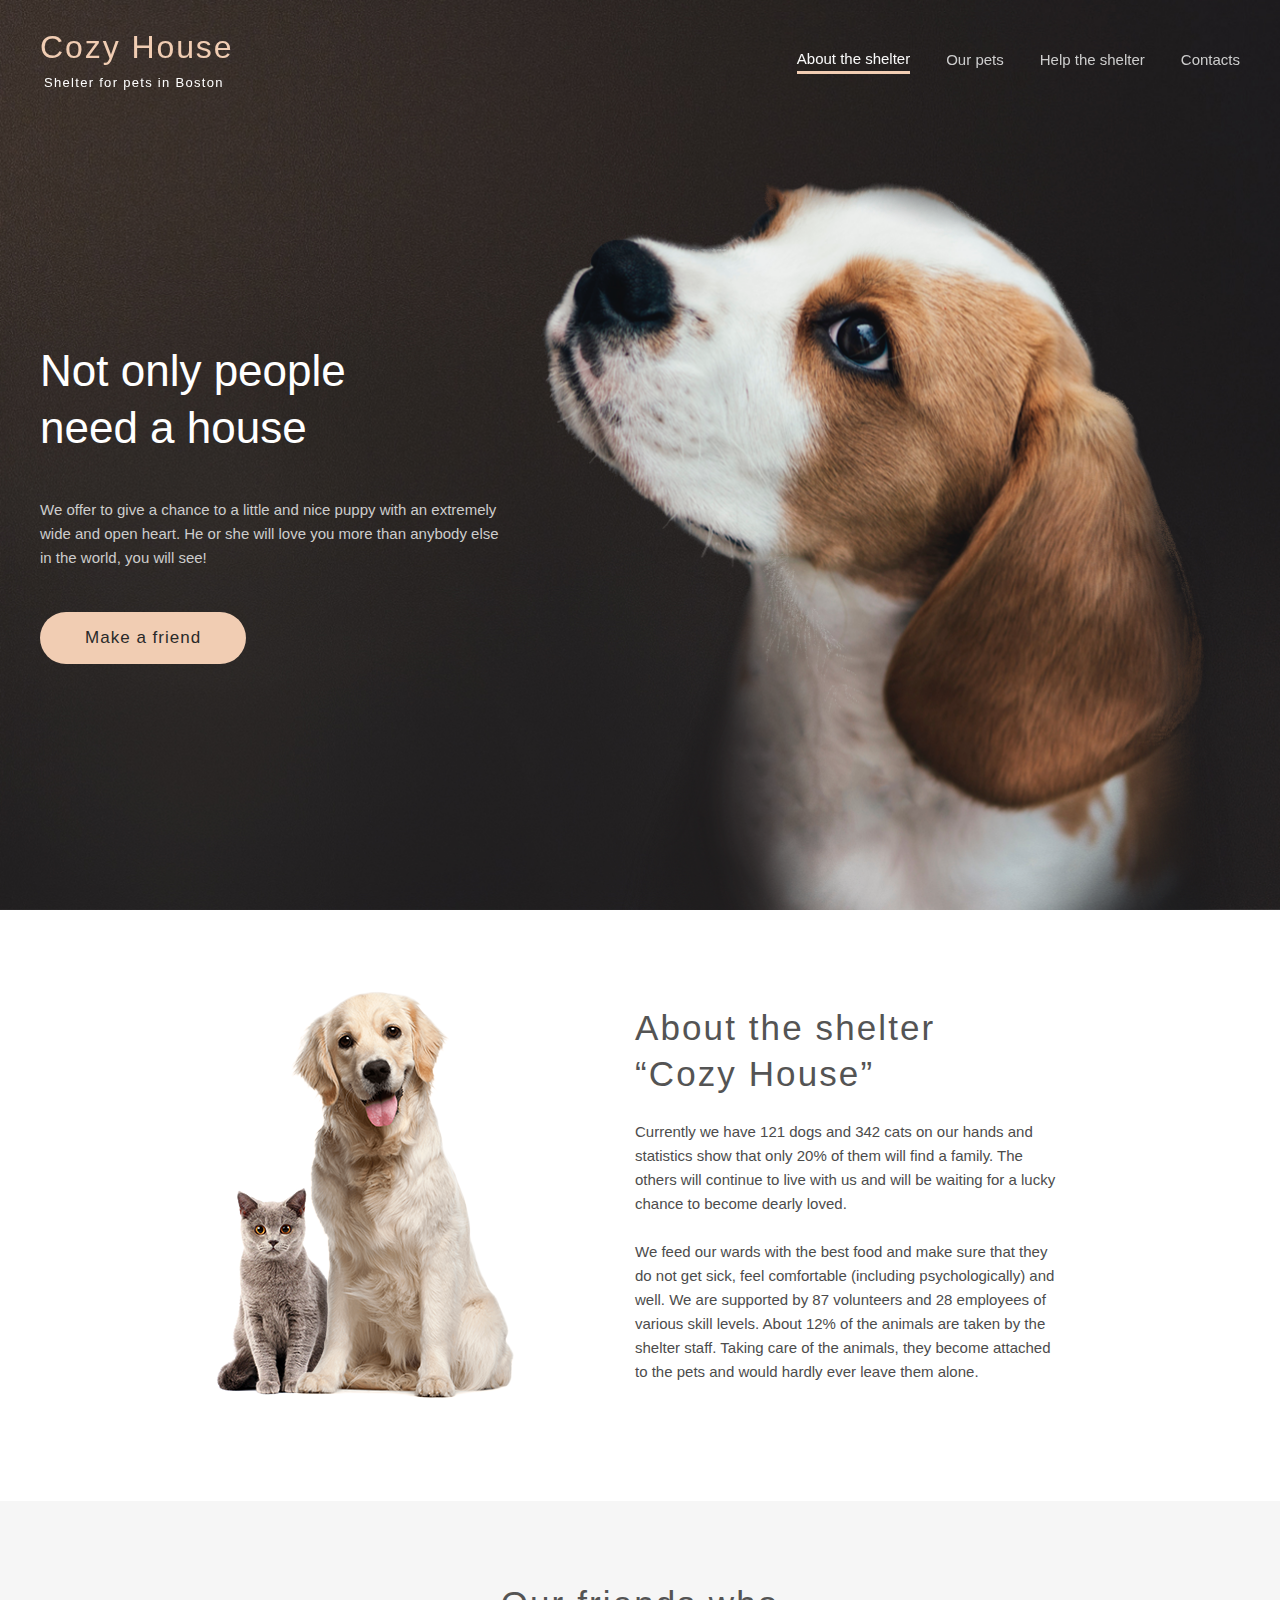
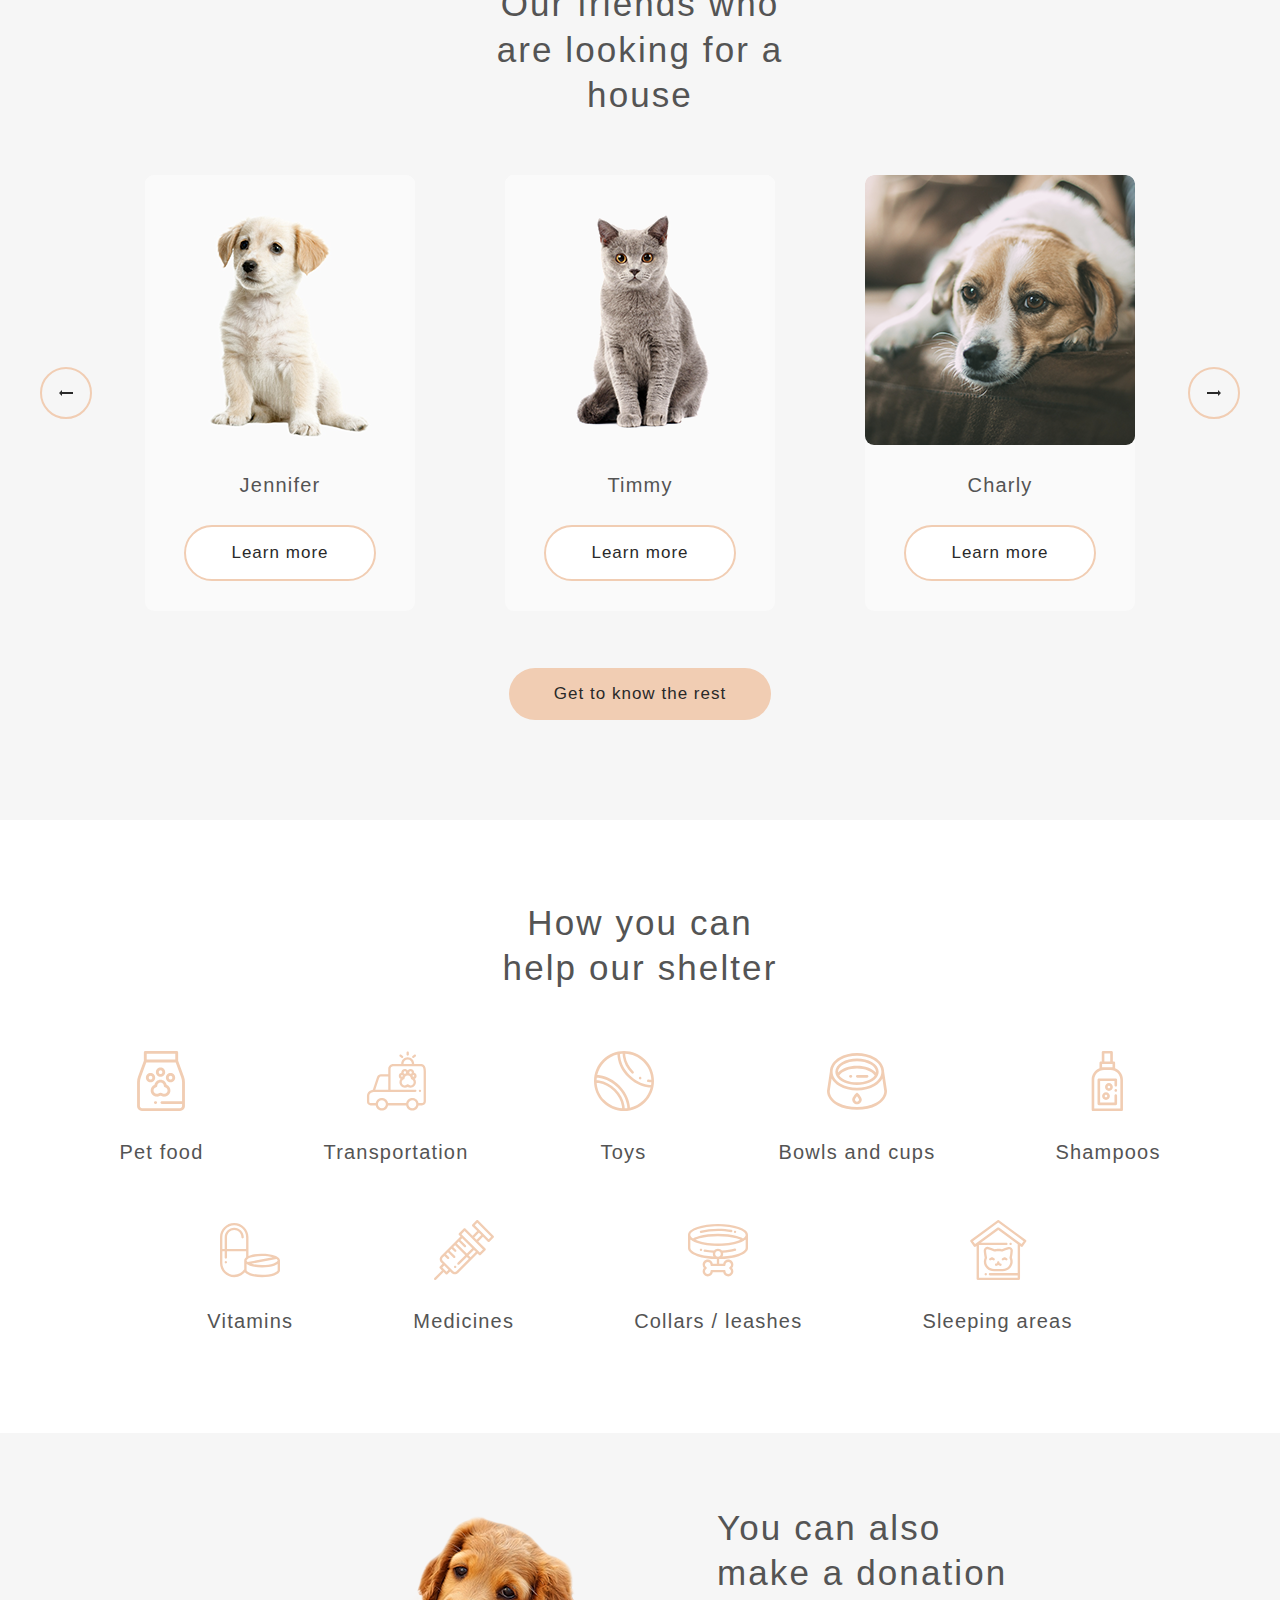
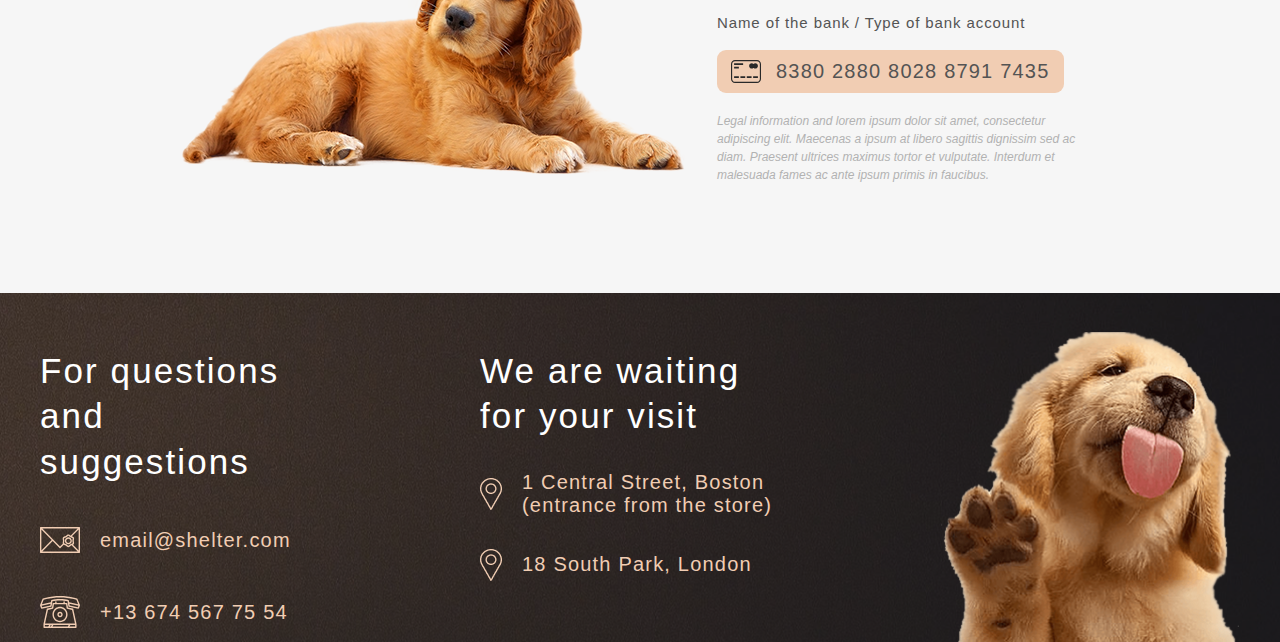
<file: index.html>
<!DOCTYPE html>
<html lang="en">

<head>
  <meta charset="UTF-8">
  <meta http-equiv="X-UA-Compatible" content="IE=edge">
  <meta name="viewport" content="width=device-width, initial-scale=1.0">
  <meta name="msapplication-TileColor" content="#da532c">
  <meta name="theme-color" content="#ffffff">
  <title>Cozy House | Shelter for pets in Boston</title>

  <!-- Favicons -->
  <link rel="apple-touch-icon" sizes="180x180" href="./apple-touch-icon.png">
  <link rel="icon" type="image/png" sizes="32x32" href="./favicon-32x32.png">
  <link rel="icon" type="image/png" sizes="16x16" href="./favicon-16x16.png">
  <link rel="manifest" href="./site.webmanifest">
  <link rel="mask-icon" href="./safari-pinned-tab.svg" color="#5bbad5">

  <!-- Main CSS File -->
  <link rel="stylesheet" href="./assets/css/style.css">
</head>

<body>
  <!-- ======= Header ======= -->
  <header class="container-fluid header fix-block" id="header-main">
    <div class="container navbar">
      <!-- Start Logo -->
      <a href="#!" class="logo">
        <span class="logo-title">Cozy House</span>
        <span class="logo-subtitle">Shelter for pets in Boston</span>
      </a><!-- End Logo -->

       <!-- Start Header Nav -->
      <nav class="nav">
        <ul class="nav-menu hidden" id="nav-menu">
          <li class="nav-menu__item nav-menu__item-active">About the shelter</li>
          <li class="nav-menu__item"><a class="nav-link paragraph-l" href="./pets.html">Our pets</a></li>
          <li class="nav-menu__item"><a class="nav-link paragraph-l" href="#help">Help the shelter</a></li>
          <li class="nav-menu__item"><a class="nav-link paragraph-l" href="#contacts">Contacts</a></li>
        </ul>
      </nav><!-- End Header Nav -->
      <div class="toggle" id="nav-toggle">
        <div class="line1"></div>
        <div class="line2"></div>
        <div class="line3"></div>
      </div>
    </div>
  </header>

  <main class="main">

    <!-- Start Start Screen -->
    <section class="start-screen">
      <div class="container start-screen__wrapper">
        <div class="row">
          <div class="col-12 col-md-12 col-xl-5 start-screen__content-wrapper">
            <h1 class="heading heading__h2 start-screen__heading">Not only people need a house</h1>
            <p class="paragraph paragraph-l start-screen__description">
              We offer to give a chance to a little and nice puppy with an extremely wide and open heart. He or she will love you more than anybody else in the world, you will see!
            </p>
            <a href="#pets" class="btn btn-primary start-screen__btn">Make a friend</a>
          </div>
          <div class="col-12 col-md-12 col-xl-7 start-screen__puppy">
            <img src="./assets/img/start-screen-puppy.png" alt="Puppy">
          </div>
        </div>
      </div>
    </section><!-- End Start Screen -->

    <!-- Start About -->
    <section class="about" id="about">
    <div class="container">
      <div class="row about__wrapper">
        <div class="col-12 col-xl-6 about__pets">
          <img src="./assets/img/about-pets.png" alt="About pets">
        </div>
        <div class="col-12 col-xl-6 about__content">
          <h2 class="heading heading__h3 about__heading">About the shelter “Cozy House”</h2>
          <p class="paragraph paragraph-l">
            Currently we have 121 dogs and 342 cats on our hands and statistics show that only 20% of them will find a family. The others will continue to live with us and will be waiting for a lucky chance to become dearly loved.
          </p>
          <p class="paragraph paragraph-l">
            We feed our wards with the best food and make sure that they do not get sick, feel comfortable (including psychologically) and well. We are supported by 87 volunteers and 28 employees of various skill levels. About 12% of the animals are taken by the shelter staff. Taking care of the animals, they become attached to the pets and would hardly ever leave them alone.
          </p>
        </div>
      </div>
    </div>
  </section><!-- End About -->

  <!-- Start Our Friends -->
  <section class="pets" id="pets">
    <div class="container">
      <div class="row pets__wrapper">
        <div class="col-12">
          <h2 class="heading heading__h3 pets__heading">Our friends who
            are&nbsp;looking for a house</h2>
        </div>

        <div class="col-12 pets__slider">
          <div class="pets__slider__wrapper">
            <div class="track">
            </div>
          </div>

          <div class="slider-control-left">
            <button class="btn-rounded btn-rounded-prev" id="sliderBtnLeft" title="Previous"></button>
          </div>
          <div class="slider-control-right">
            <button class="btn-rounded btn-rounded-next" id="sliderBtnRight" title="Next"></button>
          </div>
        </div>

        <div class="col-12 pets__rest-button">
          <a class="btn btn-primary" href="./pets.html">Get to know the rest</a>
        </div>
      </div>

    </div>
  </section><!-- End Our Friends -->

  <!-- Start Help -->
  <section class="help" id="help">
  <div class="container help__wrapper">
    <h2 class="heading heading__h3 help__heading">How you can help
      our shelter</h2>
    <div class="help__list">
      <div class="row first-row">
        <div class="col help__list__item">
          <img src="./assets/img/icons/icon-pet-food.svg" alt="Pet food">
          <h3 class="heading heading__h4">Pet&nbsp;food</h3>
        </div>
        <div class="col help__list__item">
          <img src="./assets/img/icons/icon-transportation.svg" alt="Transportation">
          <h3 class="heading heading__h4">Transportation</h3>
        </div>
        <div class="col help__list__item">
          <img src="./assets/img/icons/icon-toys.svg" alt="Toys">
          <h3 class="heading heading__h4">Toys</h3>
        </div>
        <div class="col help__list__item">
          <img src="./assets/img/icons/icon-bowls-and-cups.svg" alt="Bowls and cups">
          <h3 class="heading heading__h4">Bowls&nbsp;and&nbsp;cups</h3>
        </div>
        <div class="col help__list__item">
          <img src="./assets/img/icons/icon-shampoos.svg" alt="Shampoos">
          <h3 class="heading heading__h4">Shampoos</h3>
        </div>
        <div class="col help__list__item">
          <img src="./assets/img/icons/icon-vitamins.svg" alt="Vitamins">
          <h3 class="heading heading__h4">Vitamins</h3>
        </div>
        <div class="col help__list__item">
          <img src="./assets/img/icons/icon-medicines.svg" alt="Medicines">
          <h3 class="heading heading__h4">Medicines</h3>
        </div>
        <div class="col help__list__item">
          <img src="./assets/img/icons/icon-collars-leashes.svg" alt="Collars / leashes">
          <h3 class="heading heading__h4">Collars&nbsp;/&nbsp;leashes</h3>
        </div>
        <div class="col help__list__item">
          <img src="./assets/img/icons/icon-sleeping-area.svg" alt="Sleeping areas">
          <h3 class="heading heading__h4">Sleeping&nbsp;areas</h3>
        </div>
      </div>
    </div>
  </div>
</section><!-- End Help -->

  <!-- Start In addition -->
  <section class="donation" id="donation">
    <div class="container">
      <div class="row donation__wrapper">
          <div class="donation-dog">
            <img src="./assets/img/donation-dog.png" alt="Donation dog">
          </div>
          <div class="donation__content">
            <h2 class="heading heading__h3 donation__content__heading">You can also make a donation</h2>
            <h3 class="heading heading__h5 donation__content__subheading">Name of the bank / Type of bank account</h3>
            <div class="credit-card">
              <img src="./assets/img/icons/credit-card.svg" width="30" height="23" alt="Credit card icon">
              <a class="heading heading__h4 card-number" href="#!">8380 2880 8028 8791 7435</a>
            </div>
            <p class="legal-info">Legal information and lorem ipsum dolor sit amet, consectetur adipiscing elit. Maecenas a ipsum at libero sagittis dignissim sed ac diam. Praesent ultrices maximus tortor et vulputate. Interdum et malesuada fames ac ante ipsum primis in faucibus.</p>
          </div>
      </div>
    </div>
  </section><!-- End In addition -->

  <!-- Start Footer -->
  <footer class="footer" id="contacts">
    <div class="container">
      <div class="row footer__wrapper">
        <div class="col contacts">
          <h3 class="contacts__title">For questions and suggestions</h3>
          <a class="contacts__block" href="mailto:email@shelter.com">
            <img src="./assets/img/icons/icon-email.svg" alt="Email" width="40" height="32">
            <span>email@shelter.com</span>
          </a>
          <a class="contacts__block" href="tel:+136745677554">
            <img src="./assets/img/icons/icon-phone.svg" alt="Phone" width="40" height="32">
            <span>+13 674 567 75 54</span>
          </a>
        </div>
        <div class="col addresses">
          <h3 class="contacts__title">We are waiting for your visit</h3>
          <a class="contacts__block" href="https://www.google.com/maps/search/?api=1&query=42.3586167751693%2C-71.06079595985051" target="_blank">
            <img src="./assets/img/icons/icon-marker.png" alt="Address 1" width="22" height="32">
            <span>1 Central Street, Boston (entrance from the store)</span>
          </a>
          <a class="contacts__block" href="https://www.google.com/maps/search/?api=1&query=51.42043241781902%2C-0.20020135767022953" target="_blank">
            <img src="./assets/img/icons/icon-marker.png" alt="Address 2" width="22" height="32">
            <span>18 South Park, London</span>
          </a>
        </div>
        <div class="col footer-puppy">
          <img src="./assets/img/footer-puppy.png" alt="Footer puppy">
        </div>
      </div>
    </div>
  </footer><!-- End Footer  -->

  <div class="overlay" hidden></div>


    <a id="back-to-top" href="#" class="btn-rounded btn-rounded-to-top back-to-top" title="Наверх"></a>
  </main>



  <script type="module" src="./assets/js/main.js"></script>
</body>
</html>
</file>
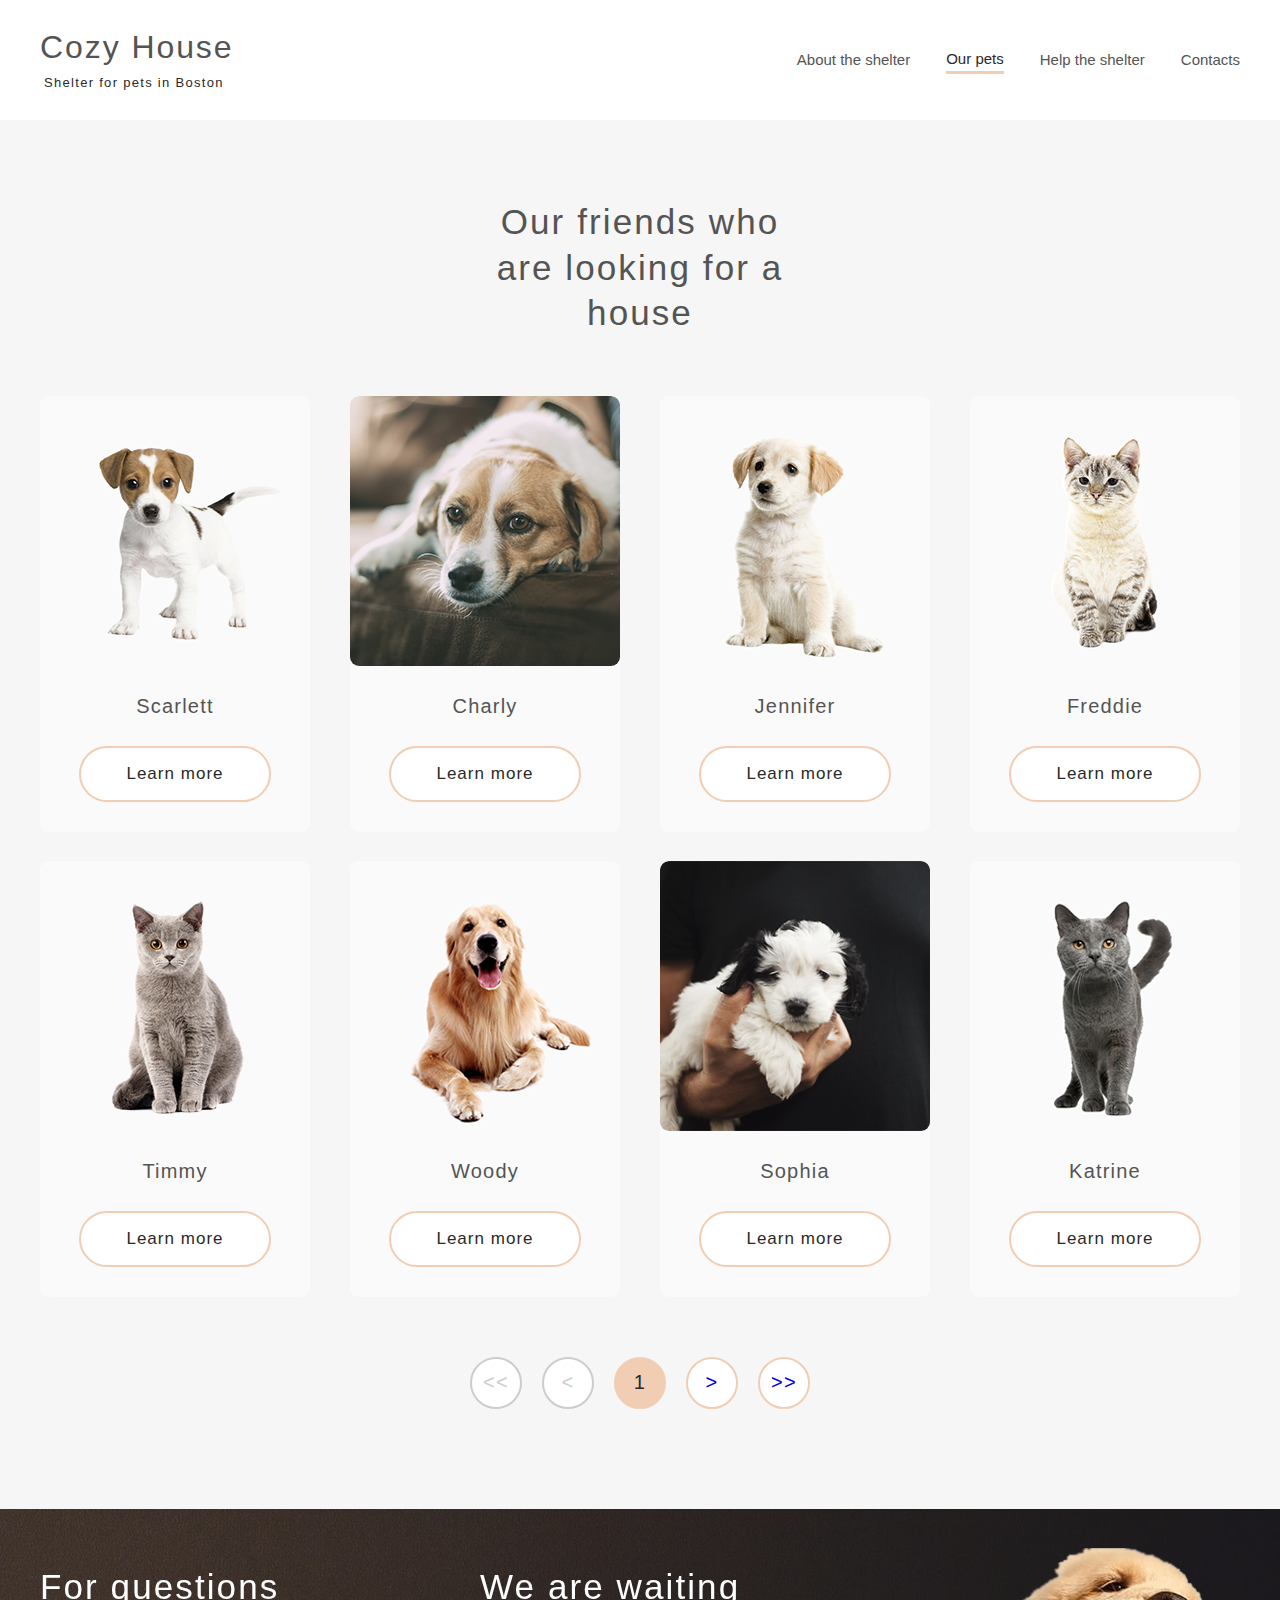
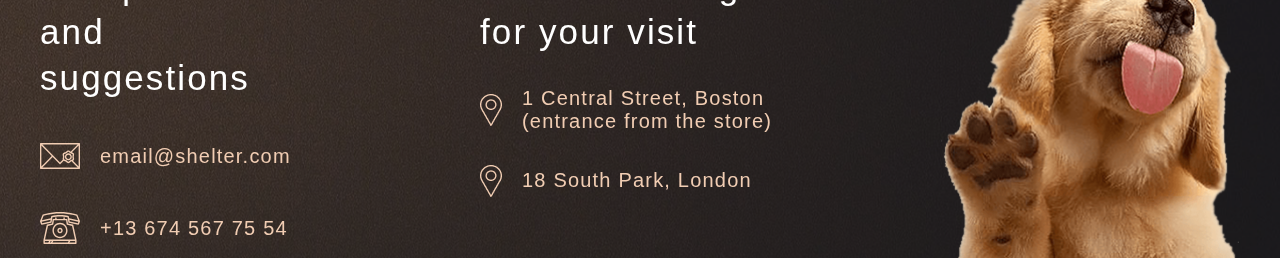
<file: pets.html>
<!DOCTYPE html>
<html lang="en">

<head>
  <meta charset="UTF-8">
  <meta http-equiv="X-UA-Compatible" content="IE=edge">
  <meta name="viewport" content="width=device-width, initial-scale=1.0">
  <meta name="msapplication-TileColor" content="#da532c">
  <meta name="theme-color" content="#ffffff">
  <title>Our friends who are looking for a house | Shelter for pets in Boston</title>

  <!-- Favicons -->
  <link rel="apple-touch-icon" sizes="180x180" href="./apple-touch-icon.png">
  <link rel="icon" type="image/png" sizes="32x32" href="./favicon-32x32.png">
  <link rel="icon" type="image/png" sizes="16x16" href="./favicon-16x16.png">
  <link rel="manifest" href="./site.webmanifest">
  <link rel="mask-icon" href="./safari-pinned-tab.svg" color="#5bbad5">

  <!-- Main CSS File -->
  <link rel="stylesheet" href="./assets/css/style.css">
</head>
<body>
  <!-- ======= Header ======= -->
  <header class="container-fluid pets-header fix-block" id="header-pets">
    <div class="container navbar pets-header__navbar">
       <!-- Start Logo -->
       <a href="./" class="logo">
        <span class="logo-title">Cozy House</span>
        <span class="logo-subtitle">Shelter for pets in Boston</span>
      </a><!-- End Logo -->

      <!-- Start Header Nav -->
      <nav class="nav">
        <ul class="nav-menu hidden" id="nav-menu">
          <li class="nav-menu__item"><a class="nav-link paragraph-l" href="./#about">About the shelter</a></li>
          <li class="nav-menu__item nav-menu__item-active">Our pets</li>
          <li class="nav-menu__item"><a class="nav-link paragraph-l" href="./#help">Help the shelter</a></li>
          <li class="nav-menu__item"><a class="nav-link paragraph-l" href="#contacts">Contacts</a></li>
        </ul>
      </nav><!-- End Header Nav -->
      <div class="toggle" id="nav-toggle">
        <div class="line1"></div>
        <div class="line2"></div>
        <div class="line3"></div>
      </div>
    </div>
  </header>

  <main class="pets-main">

  <!-- Start Pets -->
    <section class="pets-pets">
      <div class="container pets-pets__wrapper">
        <h1 class="heading heading__h3 pets-pets-heading">Our friends who
          are&nbsp;looking for a house</h1>

          <div class="row pets__slider__wrapper">
          </div>

          <ul class="pagination">
            <li class="btn-rounded btn-rounded-inactive" id="pagination-first" title="To the first"><a href="#!" class="pagination-link">&lt;&lt;</a></li>
            <li class="btn-rounded btn-rounded-inactive" id="pagination-prev" title="Previous"><a href="#!" class="pagination-link">&lt;</a></li>
            <li class="btn-rounded btn-rounded-active" id="pagination-active">1</li>
            <li class="btn-rounded" title="Next" id="pagination-next"><a href="#!" class="pagination-link">&gt;</a></li>
            <li class="btn-rounded" title="To the last" id="pagination-last"><a href="#!" class="pagination-link">&gt;&gt;</a></li>
          </ul>
      </div>
    </section><!-- End Pets -->

    <a id="back-to-top" href="#" class="btn-rounded btn-rounded-to-top back-to-top" title="Наверх"></a>
  </main>

    <!-- Start Footer -->
    <footer class="footer" id="contacts">
      <div class="container">
        <div class="row footer__wrapper">
          <div class="col contacts">
            <h3 class="contacts__title">For questions and suggestions</h3>
            <a class="contacts__block" href="mailto:email@shelter.com">
              <img src="./assets/img/icons/icon-email.svg" alt="Email" width="40" height="32">
              <span>email@shelter.com</span>
            </a>
            <a class="contacts__block" href="tel:+136745677554">
              <img src="./assets/img/icons/icon-phone.svg" alt="Phone" width="40" height="32">
              <span>+13 674 567 75 54</span>
            </a>
          </div>
          <div class="col addresses">
            <h3 class="contacts__title">We are waiting for your visit</h3>
            <a class="contacts__block" href="https://www.google.com/maps/search/?api=1&query=42.3586167751693%2C-71.06079595985051" target="_blank">
              <img src="./assets/img/icons/icon-marker.png" alt="Address 1" width="22" height="32">
              <span>1 Central Street, Boston (entrance from the store)</span>
            </a>
            <a class="contacts__block" href="https://www.google.com/maps/search/?api=1&query=51.42043241781902%2C-0.20020135767022953" target="_blank">
              <img src="./assets/img/icons/icon-marker.png" alt="Address 2" width="22" height="32">
              <span>18 South Park, London</span>
            </a>
          </div>
          <div class="col footer-puppy">
            <img src="./assets/img/footer-puppy.png" alt="Footer puppy">
          </div>
        </div>
      </div>
    </footer><!-- End Footer  -->

    <div class="overlay" hidden></div>

  <script type="module" src="./assets/js/pets.js"></script>
</body>
</html>
</file>
<file: assets/css/style.css>
/*! normalize.css v8.0.1 | MIT License | github.com/necolas/normalize.css */
/* Document
   ========================================================================== */
/**
 * 1. Correct the line height in all browsers.
 * 2. Prevent adjustments of font size after orientation changes in iOS.
 */
html {
  line-height: 1.15; /* 1 */
  -webkit-text-size-adjust: 100%; /* 2 */
}

/* Sections
   ========================================================================== */
/**
 * Remove the margin in all browsers.
 */
body {
  margin: 0;
}

/**
 * Render the `main` element consistently in IE.
 */
main {
  display: block;
}

/**
 * Correct the font size and margin on `h1` elements within `section` and
 * `article` contexts in Chrome, Firefox, and Safari.
 */
h1 {
  font-size: 2em;
  margin: 0.67em 0;
}

/* Grouping content
   ========================================================================== */
/**
 * 1. Add the correct box sizing in Firefox.
 * 2. Show the overflow in Edge and IE.
 */
hr {
  box-sizing: content-box; /* 1 */
  height: 0; /* 1 */
  overflow: visible; /* 2 */
}

/**
 * 1. Correct the inheritance and scaling of font size in all browsers.
 * 2. Correct the odd `em` font sizing in all browsers.
 */
pre {
  font-family: monospace, monospace; /* 1 */
  font-size: 1em; /* 2 */
}

/* Text-level semantics
   ========================================================================== */
/**
 * Remove the gray background on active links in IE 10.
 */
a {
  background-color: transparent;
}

/**
 * 1. Remove the bottom border in Chrome 57-
 * 2. Add the correct text decoration in Chrome, Edge, IE, Opera, and Safari.
 */
abbr[title] {
  border-bottom: none; /* 1 */
  text-decoration: underline; /* 2 */
  -webkit-text-decoration: underline dotted;
          text-decoration: underline dotted; /* 2 */
}

/**
 * Add the correct font weight in Chrome, Edge, and Safari.
 */
b,
strong {
  font-weight: bolder;
}

/**
 * 1. Correct the inheritance and scaling of font size in all browsers.
 * 2. Correct the odd `em` font sizing in all browsers.
 */
code,
kbd,
samp {
  font-family: monospace, monospace; /* 1 */
  font-size: 1em; /* 2 */
}

/**
 * Add the correct font size in all browsers.
 */
small {
  font-size: 80%;
}

/**
 * Prevent `sub` and `sup` elements from affecting the line height in
 * all browsers.
 */
sub,
sup {
  font-size: 75%;
  line-height: 0;
  position: relative;
  vertical-align: baseline;
}

sub {
  bottom: -0.25em;
}

sup {
  top: -0.5em;
}

/* Embedded content
   ========================================================================== */
/**
 * Remove the border on images inside links in IE 10.
 */
img {
  border-style: none;
}

/* Forms
   ========================================================================== */
/**
 * 1. Change the font styles in all browsers.
 * 2. Remove the margin in Firefox and Safari.
 */
button,
input,
optgroup,
select,
textarea {
  font-family: inherit; /* 1 */
  font-size: 100%; /* 1 */
  line-height: 1.15; /* 1 */
  margin: 0; /* 2 */
}

/**
 * Show the overflow in IE.
 * 1. Show the overflow in Edge.
 */
button,
input { /* 1 */
  overflow: visible;
}

/**
 * Remove the inheritance of text transform in Edge, Firefox, and IE.
 * 1. Remove the inheritance of text transform in Firefox.
 */
button,
select { /* 1 */
  text-transform: none;
}

/**
 * Correct the inability to style clickable types in iOS and Safari.
 */
button,
[type=button],
[type=reset],
[type=submit] {
  -webkit-appearance: button;
}

/**
 * Remove the inner border and padding in Firefox.
 */
button::-moz-focus-inner,
[type=button]::-moz-focus-inner,
[type=reset]::-moz-focus-inner,
[type=submit]::-moz-focus-inner {
  border-style: none;
  padding: 0;
}

/**
 * Restore the focus styles unset by the previous rule.
 */
button:-moz-focusring,
[type=button]:-moz-focusring,
[type=reset]:-moz-focusring,
[type=submit]:-moz-focusring {
  outline: 1px dotted ButtonText;
}

/**
 * Correct the padding in Firefox.
 */
fieldset {
  padding: 0.35em 0.75em 0.625em;
}

/**
 * 1. Correct the text wrapping in Edge and IE.
 * 2. Correct the color inheritance from `fieldset` elements in IE.
 * 3. Remove the padding so developers are not caught out when they zero out
 *    `fieldset` elements in all browsers.
 */
legend {
  box-sizing: border-box; /* 1 */
  color: inherit; /* 2 */
  display: table; /* 1 */
  max-width: 100%; /* 1 */
  padding: 0; /* 3 */
  white-space: normal; /* 1 */
}

/**
 * Add the correct vertical alignment in Chrome, Firefox, and Opera.
 */
progress {
  vertical-align: baseline;
}

/**
 * Remove the default vertical scrollbar in IE 10+.
 */
textarea {
  overflow: auto;
}

/**
 * 1. Add the correct box sizing in IE 10.
 * 2. Remove the padding in IE 10.
 */
[type=checkbox],
[type=radio] {
  box-sizing: border-box; /* 1 */
  padding: 0; /* 2 */
}

/**
 * Correct the cursor style of increment and decrement buttons in Chrome.
 */
[type=number]::-webkit-inner-spin-button,
[type=number]::-webkit-outer-spin-button {
  height: auto;
}

/**
 * 1. Correct the odd appearance in Chrome and Safari.
 * 2. Correct the outline style in Safari.
 */
[type=search] {
  -webkit-appearance: textfield; /* 1 */
  outline-offset: -2px; /* 2 */
}

/**
 * Remove the inner padding in Chrome and Safari on macOS.
 */
[type=search]::-webkit-search-decoration {
  -webkit-appearance: none;
}

/**
 * 1. Correct the inability to style clickable types in iOS and Safari.
 * 2. Change font properties to `inherit` in Safari.
 */
::-webkit-file-upload-button {
  -webkit-appearance: button; /* 1 */
  font: inherit; /* 2 */
}

/* Interactive
   ========================================================================== */
/*
 * Add the correct display in Edge, IE 10+, and Firefox.
 */
details {
  display: block;
}

/*
 * Add the correct display in all browsers.
 */
summary {
  display: list-item;
}

/* Misc
   ========================================================================== */
/**
 * Add the correct display in IE 10+.
 */
template {
  display: none;
}

/**
 * Add the correct display in IE 10.
 */
[hidden] {
  display: none;
}

/*--------------------------------------------------------------
# General
--------------------------------------------------------------*/
:root {
  --color-light-xl: #FFFFFF;
  --color-light-l: #F6F6F6;
  --color-light-s: #FAFAFA;
  --color-light-gray: #C4C4C4;
  --color-dark-s: #CDCDCD;
  --color-dark-m: #B2B2B2;
  --color-dark-l: #545454;
  --color-dark-xl: #4C4C4C;
  --color-dark-2xl: #444444;
  --color-dark-3xl: #292929;
  --color-primary: #F1CDB3;
  --color-primary-light: #FDDCC4;
  --slider-wrapper-width: 270px;
  --slider-move-right-from: -290px;
  --slider-move-right-to: -560px;
  --slider-move-left-from: -290px;
  --slider-move-left-to: -20px;
}

html {
  box-sizing: border-box;
  scroll-behavior: smooth;
}

*,
*::before,
*::after {
  box-sizing: inherit;
}

ul, li {
  margin: 0;
  padding: 0;
}

body {
  display: flex;
  flex-direction: column;
  justify-content: space-between;
  min-height: 100vh;
  margin: 0;
  padding: 0;
  font-family: "Arial", sans-serif;
  font-size: 15px;
  font-weight: 400;
  line-height: 1.6;
  background-color: var(--color-light-xl);
  color: var(--color-dark-xl);
}

.container,
.container-fluid {
  --gutter-x: 1.5rem;
  --gutter-y: 0;
  width: 100%;
  margin-right: auto;
  margin-left: auto;
}

@media (min-width: 320px) {
  .container {
    padding: 0 10px;
  }
}
@media (min-width: 768px) {
  .container {
    max-width: 708px;
    padding: 0;
  }
}
@media (min-width: 1280px) {
  .container {
    max-width: 1200px;
    padding: 0;
  }
}
.row {
  --gutter-x: 1.5rem;
  --gutter-y: 0;
  display: flex;
  flex-wrap: wrap;
  position: relative;
  margin-top: calc(-1 * var(--gutter-y));
}

.row > * {
  box-sizing: border-box;
  flex-shrink: 0;
  width: 100%;
  max-width: 100%;
  margin-top: var(--gutter-y);
}

.col {
  flex: 1 0 0%;
}
.col-1 {
  flex: 0 0 auto;
  width: 8.33333333%;
}
.col-2 {
  flex: 0 0 auto;
  width: 16.66666667%;
}
.col-3 {
  flex: 0 0 auto;
  width: 25%;
}
.col-4 {
  flex: 0 0 auto;
  width: 33.33333333%;
}
.col-5 {
  flex: 0 0 auto;
  width: 41.66666667%;
}
.col-6 {
  flex: 0 0 auto;
  width: 50%;
}
.col-7 {
  flex: 0 0 auto;
  width: 58.33333333%;
}
.col-8 {
  flex: 0 0 auto;
  width: 66.66666667%;
}
.col-9 {
  flex: 0 0 auto;
  width: 75%;
}
.col-10 {
  flex: 0 0 auto;
  width: 83.33333333%;
}
.col-11 {
  flex: 0 0 auto;
  width: 91.66666667%;
}
.col-12 {
  flex: 0 0 auto;
  width: 100%;
}

@media (min-width: 768px) {
  .col-md {
    flex: 1 0 0%;
  }
  .col-md-1 {
    flex: 0 0 auto;
    width: 8.33333333%;
  }
  .col-md-2 {
    flex: 0 0 auto;
    width: 16.66666667%;
  }
  .col-md-3 {
    flex: 0 0 auto;
    width: 25%;
  }
  .col-md-4 {
    flex: 0 0 auto;
    width: 33.33333333%;
  }
  .col-md-5 {
    flex: 0 0 auto;
    width: 41.66666667%;
  }
  .col-md-6 {
    flex: 0 0 auto;
    width: 50%;
  }
  .col-md-7 {
    flex: 0 0 auto;
    width: 58.33333333%;
  }
  .col-md-8 {
    flex: 0 0 auto;
    width: 66.66666667%;
  }
  .col-md-9 {
    flex: 0 0 auto;
    width: 75%;
  }
  .col-md-10 {
    flex: 0 0 auto;
    width: 83.33333333%;
  }
  .col-md-11 {
    flex: 0 0 auto;
    width: 91.66666667%;
  }
  .col-md-12 {
    flex: 0 0 auto;
    width: 100%;
  }
}
@media (min-width: 1200px) {
  .col-xl {
    flex: 1 0 0%;
  }
  .col-xl-1 {
    flex: 0 0 auto;
    width: 8.33333333%;
  }
  .col-xl-2 {
    flex: 0 0 auto;
    width: 16.66666667%;
  }
  .col-xl-3 {
    flex: 0 0 auto;
    width: 25%;
  }
  .col-xl-4 {
    flex: 0 0 auto;
    width: 33.33333333%;
  }
  .col-xl-5 {
    flex: 0 0 auto;
    width: 41.66666667%;
  }
  .col-xl-6 {
    flex: 0 0 auto;
    width: 50%;
  }
  .col-xl-7 {
    flex: 0 0 auto;
    width: 58.33333333%;
  }
  .col-xl-8 {
    flex: 0 0 auto;
    width: 66.66666667%;
  }
  .col-xl-9 {
    flex: 0 0 auto;
    width: 75%;
  }
  .col-xl-10 {
    flex: 0 0 auto;
    width: 83.33333333%;
  }
  .col-xl-11 {
    flex: 0 0 auto;
    width: 91.66666667%;
  }
  .col-xl-12 {
    flex: 0 0 auto;
    width: 100%;
  }
}
.icon {
  display: inline-block;
  background-repeat: no-repeat;
  background-position: 48% 48%;
  background-size: auto;
  width: 52px;
  height: 52px;
}
.icon__arrow-left {
  background-image: url("../img/icons/arrow-left.svg");
}
.icon__arrow-right {
  background-image: url("../img/icons/arrow-right.svg");
}

.heading {
  font-family: "Georgia", sans-serif;
  font-style: normal;
  font-weight: 400;
  margin: 0;
  color: var(--color-light-gray);
}
.heading__h2 {
  font-size: 44px;
  line-height: 1.3;
}
.heading__h3 {
  font-size: 35px;
  line-height: 1.3;
  letter-spacing: 0.06em;
}
.heading__h3-mobile {
  font-size: 25px;
}
.heading__h4 {
  font-size: 20px;
  line-height: 1.15;
  letter-spacing: 0.06em;
}
.heading__h5 {
  font-size: 15px;
  line-height: 1.1;
  letter-spacing: 0.06em;
}
.heading__h5-modal-window {
  font-weight: 700;
  font-size: 15px;
}

.paragraph {
  font-family: "Arial", sans-serif;
  font-style: normal;
  font-weight: 400;
  margin: 0;
  color: var(--color-dark-xl);
}
.paragraph-l {
  font-size: 15px;
  line-height: 1.6;
}
.paragraph-s {
  font-size: 12px;
  line-height: 1.5;
}
.paragraph-mobile-menu {
  font-size: 32px;
  line-height: 1.6;
}

/*--------------------------------------------------------------
# Header
--------------------------------------------------------------*/
.header {
  position: fixed;
  left: 0;
  top: 0;
  z-index: 11;
  padding-bottom: 30px;
  background: transparent;
  transition: background-color 0.4s linear;
}

.header-bg-dark {
  background-color: #3b3028;
  opacity: 1;
}

.navbar {
  margin-top: 30px;
  display: flex;
  justify-content: space-between;
  align-items: center;
  padding: 0 20px;
}
@media screen and (min-width: 768px) {
  .navbar {
    padding: 0;
  }
}

/* Header Logo */
.logo {
  display: flex;
  flex-direction: column;
  row-gap: 10px;
  font-family: "Georgia", sans-serif;
  font-style: normal;
  font-weight: 400;
  text-decoration: none;
  color: var(--color-light-gray);
}
.logo-title {
  font-size: 32px;
  line-height: 1.1;
  letter-spacing: 0.06em;
  color: var(--color-primary);
}
.logo-subtitle {
  font-family: "Arial", sans-serif;
  font-size: 13px;
  line-height: 15px;
  letter-spacing: 0.1em;
  color: var(--color-light-xl);
  margin-left: 4px;
}

/* Header Nav Menu */
.nav-menu {
  position: absolute;
  right: 0;
  top: 0;
  height: 100vh;
  width: 320px;
  z-index: 5;
  display: flex;
  flex-direction: column;
  justify-content: center;
  align-items: center;
  row-gap: 40px;
  list-style: none;
  background-color: var(--color-dark-3xl);
  box-shadow: 0 0 0 100vmax rgba(0, 0, 0, 0.3);
  transition: all 0.4s ease;
}
.nav-menu.hidden {
  right: -100%;
  box-shadow: none;
}
@media screen and (min-width: 768px) {
  .nav-menu {
    position: static;
    display: flex;
    flex-direction: row;
    justify-content: flex-start;
    row-gap: 0;
    -moz-column-gap: 36px;
         column-gap: 36px;
    width: auto;
    height: auto;
    max-width: 100%;
    background: transparent;
  }
}
.nav-menu__item-active {
  font-size: 32px;
}
@media screen and (min-width: 768px) {
  .nav-menu__item-active {
    font-size: 15px;
  }
}
.nav-menu__item:first-child {
  margin-top: 85px;
}
@media screen and (min-width: 768px) {
  .nav-menu__item:first-child {
    margin-top: 0;
  }
}
.nav-menu__item .nav-link {
  text-decoration: none;
  color: var(--color-dark-s);
  font-size: 32px;
  transition: all 0.4s ease;
}
@media screen and (min-width: 768px) {
  .nav-menu__item .nav-link {
    font-size: 15px;
  }
}
.nav-menu__item .nav-link:hover, .nav-menu__item .nav-link:focus, .nav-menu__item .nav-link:active {
  color: var(--color-light-s);
}
.nav-menu__item-active {
  color: var(--color-light-s);
  border-bottom: 3px solid var(--color-primary);
  cursor: default;
}
.nav-menu__item-active .nav-link {
  color: var(--color-light-s);
}

.toggle {
  position: relative;
  top: 0;
  right: 0;
  z-index: 10;
  display: flex;
  flex-direction: column;
  justify-content: center;
  align-items: center;
  row-gap: 9px;
  width: 30px;
  cursor: pointer;
  -webkit-user-select: none;
     -moz-user-select: none;
      -ms-user-select: none;
          user-select: none;
  transition: all 0.4s ease;
}
.toggle div {
  width: 100%;
  height: 2px;
  background: var(--color-primary);
  transition: 0.4s;
}
@media screen and (min-width: 768px) {
  .toggle {
    display: none;
  }
}

:not(.nav:has(.hidden)) + .toggle {
  transform: rotate(90deg);
}

/*--------------------------------------------------------------
# Main
--------------------------------------------------------------*/
.main {
  position: relative;
}

/*--------------------------------------------------------------
# Start-screen Section
--------------------------------------------------------------*/
.start-screen {
  background-image: url("../img/start-screen-background.jpg");
  background-position: center;
  background-repeat: no-repeat;
  background-size: cover;
  width: 100%;
  padding-top: 180px;
  color: var(--color-dark-s);
}
@media screen and (min-width: 768px) {
  .start-screen {
    padding-top: 192px;
  }
}
@media screen and (min-width: 1280px) {
  .start-screen {
    padding-top: 180px;
  }
}
.start-screen .row {
  gap: 72px;
}
@media screen and (min-width: 768px) {
  .start-screen .row {
    justify-content: center;
    gap: 57px;
  }
}
@media screen and (min-width: 1280px) {
  .start-screen .row {
    justify-content: flex-start;
    gap: 40px;
  }
}
.start-screen__content-wrapper {
  position: relative;
  display: flex;
  flex-direction: column;
  justify-content: center;
  align-items: center;
  padding: 0;
  row-gap: 42px;
  top: -31px;
  text-align: center;
}
@media screen and (min-width: 768px) {
  .start-screen__content-wrapper {
    align-items: flex-start;
    max-width: 460px;
    top: -42px;
    text-align: left;
  }
}
@media screen and (min-width: 1280px) {
  .start-screen__content-wrapper {
    align-items: flex-start;
    padding: 0;
    row-gap: 42px;
  }
}
@media screen and (max-width: 768px) {
  .start-screen__btn {
    align-self: center;
  }
}
.start-screen__puppy {
  position: relative;
  display: flex;
  flex-direction: column;
  justify-content: flex-end;
  align-items: flex-end;
}
@media screen and (min-width: 768px) {
  .start-screen__puppy {
    flex-direction: row;
    justify-content: flex-end;
  }
}
@media screen and (min-width: 1280px) {
  .start-screen__puppy {
    flex-direction: column;
  }
}
.start-screen__puppy img {
  width: 263px;
  -o-object-fit: cover;
     object-fit: cover;
}
@media screen and (min-width: 768px) {
  .start-screen__puppy img {
    width: 569px;
  }
}
@media screen and (min-width: 1280px) {
  .start-screen__puppy img {
    width: 100%;
  }
}
.start-screen__heading {
  max-width: 200px;
  font-size: 25px;
  text-align: center;
  letter-spacing: 0.06em;
  color: var(--color-light-xl);
}
@media screen and (min-width: 768px) {
  .start-screen__heading {
    max-width: 310px;
    font-size: 44px;
    letter-spacing: 0;
    text-align: left;
  }
}
.start-screen__description {
  color: var(--color-dark-s);
  max-width: 460px;
}

/* Buttons */
.btn {
  padding: 15px 45px;
  text-decoration: none;
  border-radius: 100px;
  font-family: "Georgia", sans-serif;
  font-size: 17px;
  line-height: 1.3;
  letter-spacing: 0.06em;
  border: none;
  color: var(--color-dark-3xl);
  transition: all 0.4s ease;
}
.btn:hover {
  background-color: var(--color-primary-light);
  cursor: pointer;
}
.btn-primary {
  background-color: var(--color-primary);
}
.btn-secondary {
  border: 2px solid var(--color-primary);
  background-color: var(--color-light-xl);
}
.btn-rounded {
  font-family: "Georgia", sans-serif;
  font-size: 20px;
  line-height: 1.15;
  text-align: center;
  letter-spacing: 0.06em;
  width: 52px;
  height: 52px;
  padding: 0;
  border: 2px solid var(--color-primary);
  border-radius: 50%;
  background-color: var(--color-light-xl);
  color: var(--color-dark-3xl);
  display: flex;
  justify-content: center;
  align-items: center;
  cursor: pointer;
  transition: all 0.4s ease;
}
.btn-rounded:hover {
  background-color: var(--color-primary);
}
.btn-rounded-prev {
  background: url("../img/icons/arrow-left.svg") no-repeat center;
}
.btn-rounded-next {
  background: url("../img/icons/arrow-right.svg") no-repeat center;
}
.btn-rounded-to-top {
  background: url("../img/icons/arrow-right.svg") no-repeat center;
  background-color: var(--color-primary);
  transform: rotate(-90deg);
}
.btn-rounded-to-top:hover {
  background-color: var(--color-primary-light);
}
.btn-rounded-inactive {
  border-color: var(--color-dark-s);
  color: var(--color-dark-s);
}
.btn-rounded-inactive:hover {
  background-color: var(--color-light-xl);
  cursor: default;
}
.btn-rounded-inactive a {
  border-color: var(--color-dark-s);
  color: var(--color-dark-s);
  cursor: default;
}
.btn-rounded-active {
  background-color: var(--color-primary);
}
.btn-rounded-active:hover {
  cursor: default;
}

/*--------------------------------------------------------------
# About Section
--------------------------------------------------------------*/
.about .paragraph {
  text-align: justify;
}
@media screen and (min-width: 768px) {
  .about .paragraph {
    text-align: left;
  }
}
.about__wrapper {
  justify-content: center;
  -moz-column-gap: 42px;
       column-gap: 42px;
  row-gap: 41px;
  padding: 42px 15px 32px;
}
@media screen and (min-width: 768px) {
  .about__wrapper {
    -moz-column-gap: 120px;
         column-gap: 120px;
    row-gap: 80px;
    padding-top: 81px;
    padding-bottom: 95px;
  }
}
.about__content {
  display: flex;
  flex-direction: column;
  row-gap: 24px;
  max-width: 430px;
}
@media screen and (min-width: 1280px) {
  .about__content {
    padding: 14px 0;
  }
}
.about__pets {
  max-width: 260px;
  order: 1;
}
@media screen and (min-width: 768px) {
  .about__pets {
    max-width: 300px;
  }
}
@media screen and (min-width: 1280px) {
  .about__pets {
    order: 0;
  }
}
.about__pets img {
  width: 100%;
}
.about__heading {
  font-size: 25px;
  text-align: center;
  color: var(--color-dark-l);
}
@media screen and (min-width: 768px) {
  .about__heading {
    max-width: 370px;
    text-align: left;
    font-size: 35px;
  }
}

/*--------------------------------------------------------------
# Pets Section
--------------------------------------------------------------*/
.pets {
  background-color: var(--color-light-l);
}
.pets__wrapper {
  row-gap: 42px;
  padding: 42px 0;
}
@media screen and (min-width: 768px) {
  .pets__wrapper {
    padding-top: 80px;
    padding-bottom: 100px;
    row-gap: 37px;
  }
}
.pets__heading {
  color: var(--color-dark-l);
  margin: auto;
  font-size: 25px;
  text-align: center;
  max-width: 400px;
}
@media screen and (min-width: 768px) {
  .pets__heading {
    font-size: 35px;
  }
}
.pets__slider {
  position: relative;
}
.pets__slider__wrapper {
  width: var(--slider-wrapper-width);
  padding: 20px;
  margin: 0 auto;
  overflow: hidden;
}
@media screen and (min-width: 768px) {
  .pets__slider__wrapper {
    --slider-wrapper-width: 620px;
  }
}
@media screen and (min-width: 1280px) {
  .pets__slider__wrapper {
    --slider-wrapper-width: 1030px;
  }
}
.pets__slider .track {
  position: relative;
  left: var(--slider-move-right-from);
  display: flex;
  justify-content: flex-start;
  transition: all 0.4s ease;
}
@media screen and (min-width: 768px) {
  .pets__slider .track {
    --slider-move-right-from: -620px;
    --slider-move-right-to: -1240px;
    --slider-move-left-from: -620px;
    --slider-move-left-to: 0px;
    -moz-column-gap: 40px;
         column-gap: 40px;
  }
}
@media screen and (min-width: 1280px) {
  .pets__slider .track {
    --slider-move-right-from: -1080px;
    --slider-move-right-to: -2160px;
    --slider-move-left-from: -1080px;
    -moz-column-gap: 90px;
         column-gap: 90px;
  }
}
.pets__slider .item {
  display: flex;
  flex-flow: row nowrap;
}
@media screen and (min-width: 768px) {
  .pets__slider .item {
    -moz-column-gap: 40px;
         column-gap: 40px;
  }
}
@media screen and (min-width: 1280px) {
  .pets__slider .item {
    -moz-column-gap: 90px;
         column-gap: 90px;
  }
}
.pets__slider__card {
  box-sizing: content-box;
  width: 270px;
  padding-bottom: 30px;
  border-radius: 9px;
  background-color: var(--color-light-s);
  transition: all 0.4s ease;
}
.pets__slider__card img {
  width: 100%;
  border-radius: 9px;
}
.pets__slider__card:hover {
  cursor: pointer;
  box-shadow: 0px 0px 20px var(--color-light-gray);
}
.pets__slider__card:hover .btn {
  background-color: var(--color-primary-light);
}
.pets__slider .slider-control-left,
.pets__slider .slider-control-right {
  position: absolute;
  bottom: -70px;
  z-index: 1;
  display: flex;
  align-items: center;
  justify-content: center;
  text-align: center;
  padding: 0;
}
@media screen and (min-width: 768px) {
  .pets__slider .slider-control-left,
.pets__slider .slider-control-right {
    top: 0;
    bottom: 0;
  }
}
.pets__slider .slider-control-left {
  left: 58px;
}
@media screen and (min-width: 768px) {
  .pets__slider .slider-control-left {
    left: 0;
  }
}
.pets__slider .slider-control-right {
  right: 58px;
}
@media screen and (min-width: 768px) {
  .pets__slider .slider-control-right {
    right: 0;
  }
}
.pets__rest-button {
  display: flex;
  justify-content: center;
  margin-top: 70px;
}
@media screen and (min-width: 768px) {
  .pets__rest-button {
    margin-top: 0;
  }
}

@-webkit-keyframes move-right {
  from {
    left: var(--slider-move-right-from);
  }
  to {
    left: var(--slider-move-right-to);
  }
}

@keyframes move-right {
  from {
    left: var(--slider-move-right-from);
  }
  to {
    left: var(--slider-move-right-to);
  }
}
.transition-right {
  -webkit-animation-name: move-right;
          animation-name: move-right;
  -webkit-animation-duration: 0.5s;
          animation-duration: 0.5s;
}

@-webkit-keyframes move-left {
  from {
    left: var(--slider-move-left-from);
  }
  to {
    left: var(--slider-move-left-to);
  }
}

@keyframes move-left {
  from {
    left: var(--slider-move-left-from);
  }
  to {
    left: var(--slider-move-left-to);
  }
}
.transition-left {
  -webkit-animation-name: move-left;
          animation-name: move-left;
  -webkit-animation-duration: 0.5s;
          animation-duration: 0.5s;
}

.card-body {
  display: flex;
  flex-direction: column;
  justify-content: center;
  align-items: center;
  row-gap: 30px;
  border-radius: 9px;
  background-color: var(--color-light-s);
}

.card-heading {
  margin: 0;
  font-family: "Georgia", sans-serif;
  font-weight: 400;
  font-size: 20px;
  line-height: 1;
  letter-spacing: 0.06em;
  color: var(--color-dark-l);
}

.card-img {
  width: 270px;
  height: 270px;
}

/*--------------------------------------------------------------
# Help Section
--------------------------------------------------------------*/
.help__wrapper {
  display: flex;
  flex-direction: column;
  row-gap: 42px;
  padding-top: 42px;
  padding-bottom: 42px;
}
@media screen and (min-width: 768px) {
  .help__wrapper {
    row-gap: 60px;
    padding-top: 80px;
    padding-bottom: 100px;
  }
}
.help__heading {
  font-size: 25px;
  color: var(--color-dark-l);
  margin: 0 39px;
  text-align: center;
}
@media screen and (min-width: 768px) {
  .help__heading {
    align-self: center;
    font-size: 35px;
    max-width: 310px;
  }
}
.help__list {
  padding: 0 15px;
}
@media screen and (min-width: 768px) {
  .help__list {
    padding: 0 24px;
  }
}
.help__list .row {
  display: flex;
  flex-flow: row wrap;
  justify-content: flex-start;
  align-items: center;
  align-content: space-around;
  text-align: center;
  row-gap: 30px;
  -moz-column-gap: 48px;
       column-gap: 48px;
  width: 290px;
  margin: 0 auto;
}
@media screen and (min-width: 768px) {
  .help__list .row {
    row-gap: 56px;
    -moz-column-gap: 32px;
         column-gap: 32px;
    width: 100%;
    max-width: 660px;
  }
}
@media screen and (min-width: 1280px) {
  .help__list .row {
    max-width: 100%;
    row-gap: 56px;
    -moz-column-gap: 120px;
         column-gap: 120px;
    justify-content: center;
  }
}
.help__list__item {
  display: flex;
  flex-direction: column;
  justify-content: center;
  align-items: center;
  row-gap: 20px;
  flex-grow: 0;
  flex-basis: 110px;
}
@media screen and (min-width: 768px) {
  .help__list__item {
    flex-basis: 198px;
    row-gap: 30px;
  }
}
@media screen and (min-width: 1280px) {
  .help__list__item {
    flex-basis: 70px;
  }
}
.help__list__item img {
  width: 50px;
  height: 50px;
}
@media screen and (min-width: 768px) {
  .help__list__item img {
    width: 60px;
    height: 60px;
  }
}
.help__list__item h3 {
  font-size: 15px;
  color: var(--color-dark-l);
}
@media screen and (min-width: 768px) {
  .help__list__item h3 {
    font-size: 20px;
  }
}

/*--------------------------------------------------------------
# Donation Section
--------------------------------------------------------------*/
.donation {
  background-color: var(--color-light-l);
}
.donation__wrapper {
  justify-content: center;
  padding: 39px 10px;
  row-gap: 39px;
}
@media screen and (min-width: 768px) {
  .donation__wrapper {
    justify-content: flex-start;
    row-gap: 60px;
    padding: 80px 100px 100px;
  }
}
@media screen and (min-width: 1280px) {
  .donation__wrapper {
    padding: 72px 142px 100px;
    row-gap: 0;
    -moz-column-gap: 30px;
         column-gap: 30px;
  }
}
.donation__content {
  display: flex;
  flex-direction: column;
  justify-content: center;
  align-items: center;
  row-gap: 23px;
  text-align: center;
}
@media screen and (min-width: 768px) {
  .donation__content {
    row-gap: 19px;
    padding: 0 65px;
    justify-content: flex-start;
    align-items: flex-start;
    text-align: left;
  }
}
@media screen and (min-width: 1280px) {
  .donation__content {
    padding: 0;
    flex-basis: 380px;
  }
}
.donation__content__heading {
  max-width: 210px;
  font-size: 25px;
  color: var(--color-dark-l);
}
@media screen and (min-width: 768px) {
  .donation__content__heading {
    font-size: 35px;
    max-width: 300px;
  }
}
.donation__content__subheading {
  letter-spacing: 0;
  color: var(--color-dark-l);
}
@media screen and (min-width: 768px) {
  .donation__content__subheading {
    letter-spacing: 0.06em;
  }
}
.donation .credit-card {
  display: flex;
  -moz-column-gap: 15px;
       column-gap: 15px;
  max-width: 350px;
  padding: 10px 14px;
  border-radius: 9px;
  background-color: var(--color-primary);
  transition: all 0.4s ease;
}
.donation .credit-card:hover {
  cursor: pointer;
  background-color: var(--color-primary-light);
}
.donation .card-number {
  font-size: 15px;
  text-align: left;
  text-decoration: none;
  color: var(--color-dark-l);
}
@media screen and (min-width: 768px) {
  .donation .card-number {
    font-size: 20px;
  }
}
.donation .legal-info {
  max-width: 280px;
  font-family: "Arial", sans-serif;
  font-size: 12px;
  text-align: justify;
  line-height: 18px;
  font-style: italic;
  margin: 0;
  color: var(--color-dark-m);
}
@media screen and (min-width: 768px) {
  .donation .legal-info {
    max-width: 380px;
    text-align: left;
  }
}
.donation .donation-dog {
  padding: 0;
  width: 260px;
  order: 1;
}
@media screen and (min-width: 768px) {
  .donation .donation-dog {
    width: 505px;
  }
}
@media screen and (min-width: 1280px) {
  .donation .donation-dog {
    padding: 10px 0;
    order: 0;
  }
}
.donation .donation-dog img {
  width: 100%;
}

/*--------------------------------------------------------------
# Footer
--------------------------------------------------------------*/
.footer {
  background-image: url("../img/footer-background.png");
  background-position: center;
  background-repeat: no-repeat;
  background-size: cover;
}
.footer__wrapper {
  flex-direction: row;
  justify-content: center;
  align-items: center;
  row-gap: 40px;
  -moz-column-gap: 40px;
       column-gap: 40px;
  padding-top: 29px;
  position: relative;
}
@media screen and (min-width: 768px) {
  .footer__wrapper {
    align-items: flex-start;
    row-gap: 62px;
    -moz-column-gap: 38px;
         column-gap: 38px;
    padding-top: 25px;
    padding-left: 34px;
    padding-right: 34px;
  }
}
@media screen and (min-width: 1280px) {
  .footer__wrapper {
    -moz-column-gap: 150px;
         column-gap: 150px;
    padding: 0;
    padding-top: 39px;
  }
}
.footer__wrapper .col {
  display: flex;
  flex-direction: column;
  align-items: center;
  row-gap: 40px;
}
@media screen and (min-width: 768px) {
  .footer__wrapper .col {
    align-items: flex-start;
  }
}
@media screen and (min-width: 1280px) {
  .footer__wrapper .contacts {
    position: relative;
    top: 16px;
  }
}
.footer__wrapper .addresses {
  row-gap: 39px;
  align-items: flex-start;
  position: relative;
}
@media screen and (min-width: 768px) {
  .footer__wrapper .addresses {
    flex-basis: 0;
    row-gap: 32px;
  }
}
@media screen and (min-width: 1280px) {
  .footer__wrapper .addresses {
    position: relative;
    top: 16px;
    left: -10px;
  }
}
.footer .contacts__title {
  align-self: center;
  margin: 0;
  max-width: 279px;
  font-family: "Georgia", sans-serif;
  font-size: 25px;
  line-height: 1.3;
  text-align: center;
  letter-spacing: 0.06em;
  font-weight: 400;
  color: var(--color-light-xl);
}
@media screen and (min-width: 768px) {
  .footer .contacts__title {
    align-self: flex-start;
    font-size: 35px;
    text-align: left;
  }
}
.footer .contacts__block {
  display: flex;
  align-items: center;
  -moz-column-gap: 20px;
       column-gap: 20px;
  font-family: "Georgia", sans-serif;
  font-size: 20px;
  font-weight: 400;
  line-height: 1.15;
  letter-spacing: 0.06em;
  text-decoration: none;
  color: var(--color-primary);
  transition: all 0.4s ease;
}
.footer .contacts__block:hover {
  color: var(--color-primary-light);
}
.footer .contacts__block span {
  max-width: 305px;
}
@media screen and (min-width: 768px) {
  .footer .footer-puppy {
    padding: 0 170px;
  }
}
@media screen and (min-width: 1280px) {
  .footer .footer-puppy {
    padding: 0;
  }
}
.footer .footer-puppy img {
  width: 260px;
}
@media screen and (min-width: 768px) {
  .footer .footer-puppy img {
    width: 300px;
  }
}

/*--------------------------------------------------------------
# Pets Page
--------------------------------------------------------------*/
/*--------------------------------------------------------------
# Header
--------------------------------------------------------------*/
.pets-header {
  padding: 30px 0;
  background-color: var(--color-light-xl);
  position: fixed;
  left: 0;
  top: 0;
  z-index: 11;
}
.pets-header .navbar {
  margin-top: 0;
}
.pets-header__navbar .nav-menu__item .nav-link {
  color: var(--color-dark-s);
}
@media screen and (min-width: 768px) {
  .pets-header__navbar .nav-menu__item .nav-link {
    color: var(--color-dark-l);
  }
}
.pets-header__navbar .nav-menu__item .nav-link:hover {
  color: var(--color-primary);
}
.pets-header__navbar .nav-menu__item-active {
  color: var(--color-light-s);
}
@media screen and (min-width: 768px) {
  .pets-header__navbar .nav-menu__item-active {
    color: var(--color-dark-3xl);
  }
}
.pets-header__navbar .nav-menu__item-active .nav-link {
  color: var(--color-dark-3xl);
}
.pets-header .logo-title {
  color: var(--color-dark-l);
}
.pets-header .logo-subtitle {
  color: var(--color-dark-3xl);
}

/*--------------------------------------------------------------
# Pets Section
--------------------------------------------------------------*/
.pets-pets {
  padding-top: 120px;
  background-color: var(--color-light-l);
}
.pets-pets__wrapper {
  padding: 42px 0 40px 0;
  display: flex;
  flex-direction: column;
  align-items: center;
  row-gap: 43px;
}
@media screen and (min-width: 768px) {
  .pets-pets__wrapper {
    padding: 79px 0 80px 0;
    row-gap: 30px;
  }
}
@media screen and (min-width: 1280px) {
  .pets-pets__wrapper {
    padding-bottom: 100px;
    row-gap: 40px;
  }
}
.pets-pets-heading {
  margin: 0 auto;
  max-width: 400px;
  text-align: center;
  font-size: 25px;
  color: var(--color-dark-l);
}
@media screen and (min-width: 768px) {
  .pets-pets-heading {
    font-size: 35px;
  }
}
.pets-pets .pets__slider__wrapper {
  padding: 20px 0;
  row-gap: 29px;
  justify-content: flex-start;
  flex-wrap: wrap;
  transition: all 0.4s ease;
}
@media screen and (min-width: 768px) {
  .pets-pets .pets__slider__wrapper {
    -moz-column-gap: 40px;
         column-gap: 40px;
    row-gap: 29px;
  }
}
@media screen and (min-width: 1280px) {
  .pets-pets .pets__slider__wrapper {
    min-width: 1200px;
  }
}

.pagination {
  display: flex;
  -moz-column-gap: 10px;
       column-gap: 10px;
  list-style: none;
}
@media screen and (min-width: 768px) {
  .pagination {
    -moz-column-gap: 20px;
         column-gap: 20px;
    margin-top: 10px;
  }
}
@media screen and (min-width: 1280px) {
  .pagination {
    margin-top: 0;
  }
}

.pagination-link {
  text-decoration: none;
}

.back-to-top {
  position: fixed;
  right: 20px;
  bottom: 20px;
  opacity: 0;
  transition: all 0.4s ease;
}
.back-to-top.visible {
  opacity: 1;
}

/*--------------------------------------------------------------
# Modal
--------------------------------------------------------------*/
.modal {
  display: flex;
  align-items: center;
  -moz-column-gap: 0;
       column-gap: 0;
  position: fixed;
  left: 50%;
  top: -100%;
  width: 240px;
  height: auto;
  border-radius: 9px;
  background: var(--color-light-s);
  z-index: 11;
  transform: translate(0, -500%);
  transition: all 1.4s ease-out;
  font-family: "Georgia", sans-serif;
  font-size: 15px;
  letter-spacing: 0.06em;
  color: #000;
}
@media screen and (min-width: 768px) {
  .modal {
    width: 682px;
    height: auto;
  }
}
@media screen and (min-width: 1280px) {
  .modal {
    width: 900px;
    height: 500px;
    -moz-column-gap: 40px;
         column-gap: 40px;
  }
}
.modal.opened {
  top: 57%;
  transform: translate(-50%, -50%);
}
@media screen and (min-width: 768px) {
  .modal.opened {
    top: 50%;
  }
}
.modal__picture {
  padding: 0;
  background-repeat: no-repeat;
  background-position: center;
  height: 0;
  width: 0;
  border-radius: 9px;
  background-size: cover;
  transition: all 0.4s ease;
}
@media screen and (min-width: 768px) {
  .modal__picture {
    height: 350px;
    width: 350px;
  }
}
@media screen and (min-width: 1280px) {
  .modal__picture {
    height: 500px;
    width: 500px;
  }
}
.modal__content {
  padding: 10px;
  max-width: 351px;
  height: 100%;
}
@media screen and (min-width: 768px) {
  .modal__content {
    padding-top: 10px;
    padding-right: 20px;
    padding-bottom: 37px;
  }
}
@media screen and (min-width: 1280px) {
  .modal__content {
    padding-top: 50px;
    padding-bottom: 88px;
    max-width: 351px;
  }
}
.modal__close {
  display: block;
  width: 52px;
  height: 52px;
  border: 2px solid var(--color-primary);
  border-radius: 50%;
  background: url("../img/icons/cross.svg") no-repeat center;
  position: absolute;
  top: -51px;
  right: -42px;
  color: transparent;
  cursor: pointer;
  transition: all 0.4s ease;
}
.modal__close:hover {
  background-color: var(--color-primary);
}
.modal .pet-name {
  margin: 0;
  font-size: 35px;
  font-weight: 400;
  line-height: 130%;
  letter-spacing: 0.06em;
  margin-bottom: 5px;
  text-align: center;
}
@media screen and (min-width: 768px) {
  .modal .pet-name {
    text-align: left;
  }
}
.modal .description {
  margin: 0;
  margin-bottom: 24px;
  font-size: 13px;
  line-height: 110%;
}
@media screen and (min-width: 768px) {
  .modal .description {
    margin-bottom: 20px;
    font-size: 15px;
  }
}
@media screen and (min-width: 768px) {
  .modal .description {
    margin-bottom: 36px;
  }
}
.modal .pet-properties {
  margin-left: 14px;
}
.modal .pet-properties li {
  font-weight: bold;
  margin-bottom: 4px;
}
.modal .pet-properties li::marker {
  color: var(--color-primary);
}
.modal .pet-properties li span {
  font-weight: normal;
}
.modal .pet-type-breed {
  margin: 0;
  font-size: 20px;
  letter-spacing: 0.06em;
  margin-bottom: 20px;
  text-align: center;
}
@media screen and (min-width: 768px) {
  .modal .pet-type-breed {
    text-align: left;
  }
}
@media screen and (min-width: 1280px) {
  .modal .pet-type-breed {
    margin-bottom: 40px;
  }
}

.overlay {
  content: "";
  background: rgba(41, 41, 41, 0.6);
  position: absolute;
  top: 0;
  left: 0;
  right: 0;
  bottom: 0;
  z-index: 10;
}

.modal-wrapper {
  display: none;
  position: fixed;
  z-index: 11;
  left: 0;
  top: 0;
  width: 100%;
  height: 100%;
  background: rgba(41, 41, 41, 0.6);
}

.lock {
  overflow-y: hidden;
}/*# sourceMappingURL=style.css.map */
</file>
